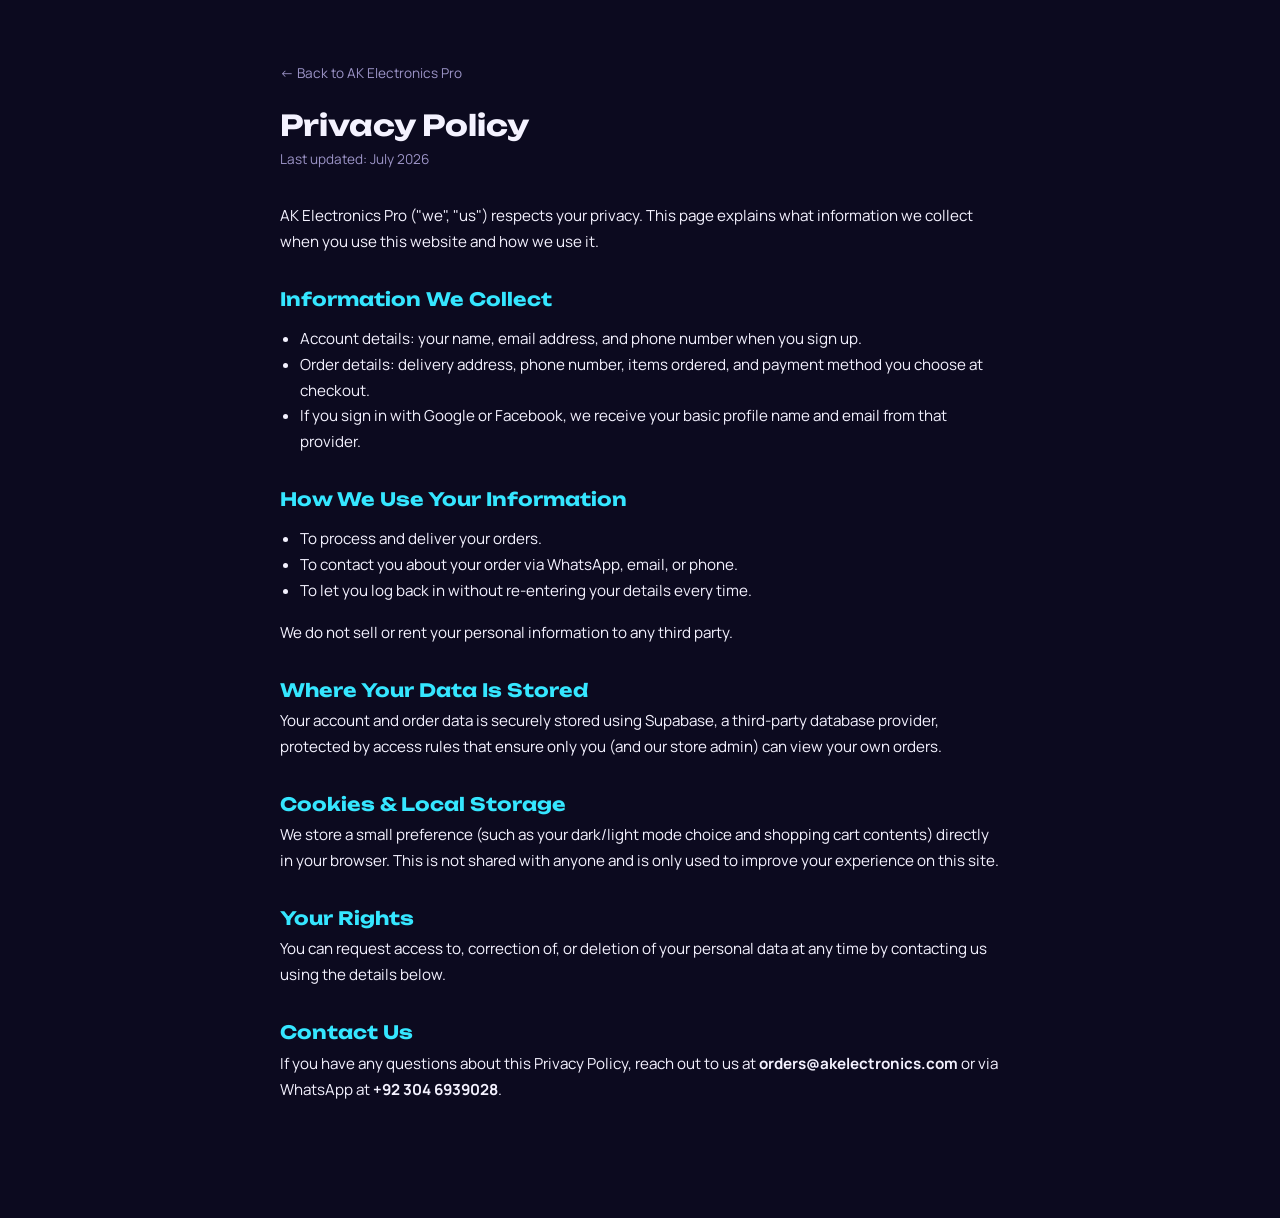
<file: privacy-policy.html>
<!DOCTYPE html>
<html lang="en">
<head>
<meta charset="UTF-8">
<meta name="viewport" content="width=device-width, initial-scale=1.0">
<link rel="icon" type="image/svg+xml" href="logo-badge.svg">
<title>Privacy Policy — AK Electronics Pro</title>
<meta name="robots" content="index, follow">
<link rel="preconnect" href="https://fonts.googleapis.com">
<link href="https://fonts.googleapis.com/css2?family=Unbounded:wght@600;700&family=Manrope:wght@400;500;600;700&family=Space+Mono:wght@400;600&display=swap" rel="stylesheet">
<link rel="stylesheet" href="style.css">
<style>
  .legal-wrap{max-width:760px; margin:0 auto; padding:60px 20px 100px;}
  .legal-wrap h1{font-size:1.8rem; margin-bottom:6px;}
  .legal-wrap .updated{color:var(--muted); font-size:.85rem; margin-bottom:32px;}
  .legal-wrap h2{font-size:1.15rem; margin-top:34px; color:var(--cyan);}
  .legal-wrap p, .legal-wrap li{color:var(--text); line-height:1.7; font-size:.95rem;}
  .legal-wrap ul{padding-left:20px;}
  .back-link{display:inline-block; margin-bottom:24px; color:var(--muted); font-size:.85rem;}
  .back-link:hover{color:var(--cyan);}
</style>
</head>
<body>
<div class="legal-wrap">
  <a href="index.html" class="back-link">← Back to AK Electronics Pro</a>
  <h1>Privacy Policy</h1>
  <p class="updated">Last updated: July 2026</p>

  <p>AK Electronics Pro ("we", "us") respects your privacy. This page explains what information we collect when you use this website and how we use it.</p>

  <h2>Information We Collect</h2>
  <ul>
    <li>Account details: your name, email address, and phone number when you sign up.</li>
    <li>Order details: delivery address, phone number, items ordered, and payment method you choose at checkout.</li>
    <li>If you sign in with Google or Facebook, we receive your basic profile name and email from that provider.</li>
  </ul>

  <h2>How We Use Your Information</h2>
  <ul>
    <li>To process and deliver your orders.</li>
    <li>To contact you about your order via WhatsApp, email, or phone.</li>
    <li>To let you log back in without re-entering your details every time.</li>
  </ul>
  <p>We do not sell or rent your personal information to any third party.</p>

  <h2>Where Your Data Is Stored</h2>
  <p>Your account and order data is securely stored using Supabase, a third-party database provider, protected by access rules that ensure only you (and our store admin) can view your own orders.</p>

  <h2>Cookies &amp; Local Storage</h2>
  <p>We store a small preference (such as your dark/light mode choice and shopping cart contents) directly in your browser. This is not shared with anyone and is only used to improve your experience on this site.</p>

  <h2>Your Rights</h2>
  <p>You can request access to, correction of, or deletion of your personal data at any time by contacting us using the details below.</p>

  <h2>Contact Us</h2>
  <p>If you have any questions about this Privacy Policy, reach out to us at <strong>orders@akelectronics.com</strong> or via WhatsApp at <strong>+92 304 6939028</strong>.</p>
</div>
</body>
</html>
</file>
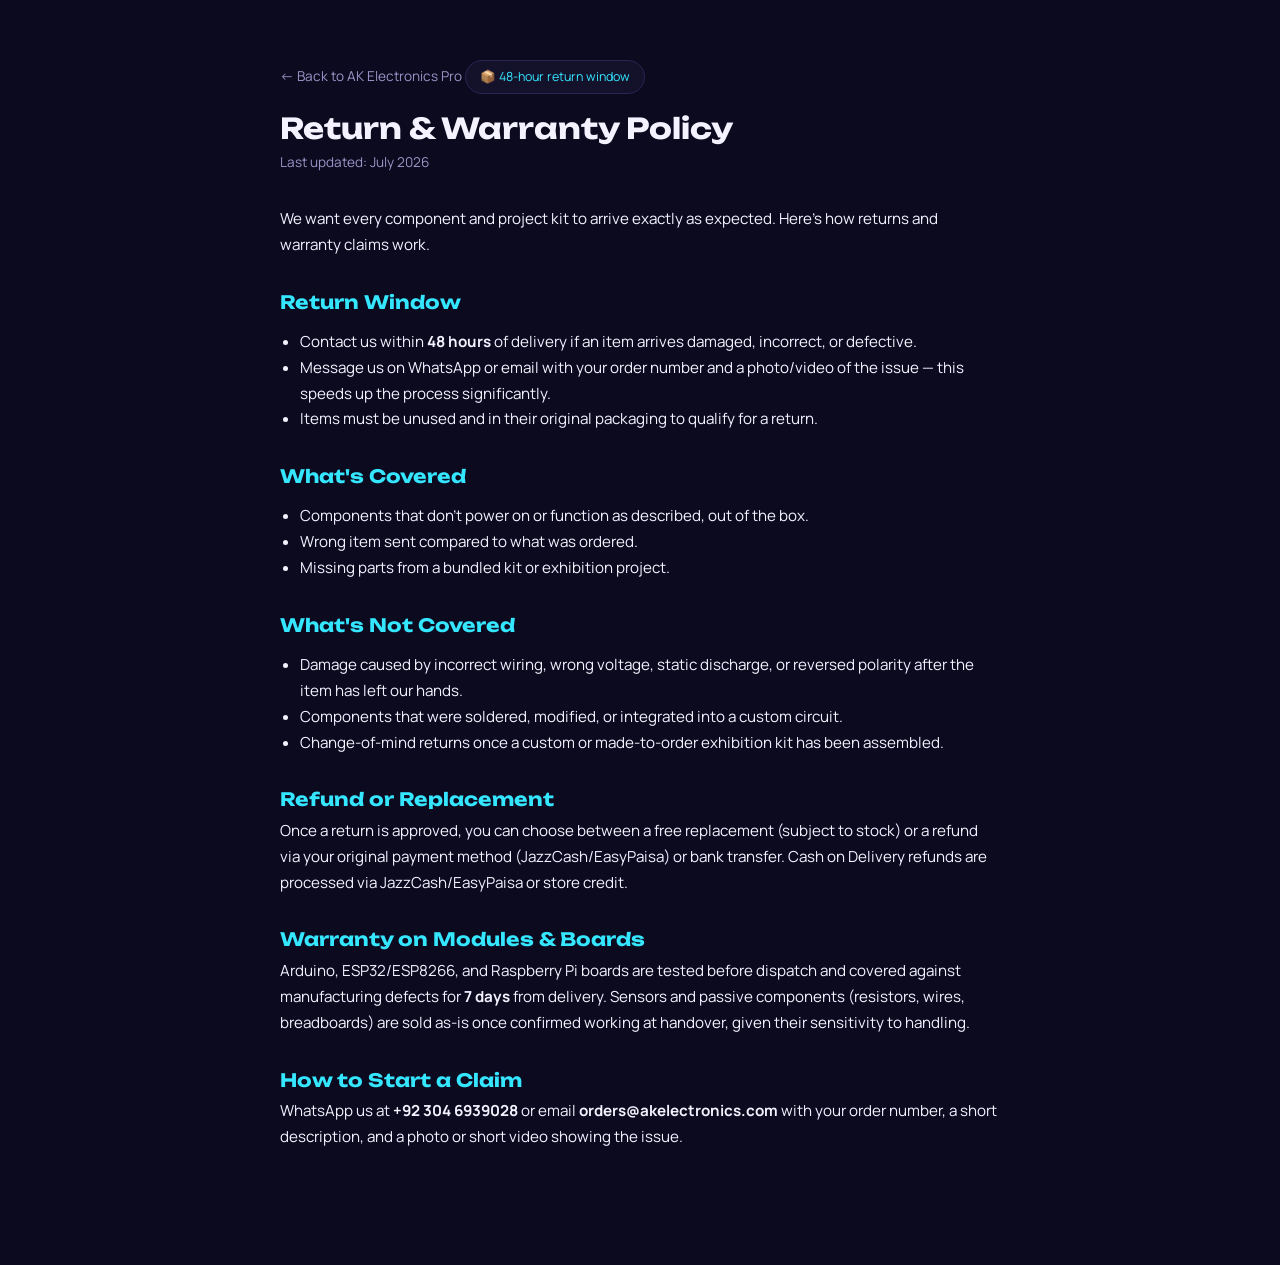
<file: return-policy.html>
<!DOCTYPE html>
<html lang="en">
<head>
<meta charset="UTF-8">
<meta name="viewport" content="width=device-width, initial-scale=1.0">
<link rel="icon" type="image/svg+xml" href="logo-badge.svg">
<title>Return & Warranty Policy — AK Electronics Pro</title>
<meta name="robots" content="index, follow">
<link rel="preconnect" href="https://fonts.googleapis.com">
<link href="https://fonts.googleapis.com/css2?family=Unbounded:wght@600;700&family=Manrope:wght@400;500;600;700&family=Space+Mono:wght@400;600&display=swap" rel="stylesheet">
<link rel="stylesheet" href="style.css">
<style>
  .legal-wrap{max-width:760px; margin:0 auto; padding:60px 20px 100px;}
  .legal-wrap h1{font-size:1.8rem; margin-bottom:6px;}
  .legal-wrap .updated{color:var(--muted); font-size:.85rem; margin-bottom:32px;}
  .legal-wrap h2{font-size:1.15rem; margin-top:34px; color:var(--cyan);}
  .legal-wrap p, .legal-wrap li{color:var(--text); line-height:1.7; font-size:.95rem;}
  .legal-wrap ul{padding-left:20px;}
  .back-link{display:inline-block; margin-bottom:24px; color:var(--muted); font-size:.85rem;}
  .back-link:hover{color:var(--cyan);}
  .policy-badge{display:inline-block; background:var(--panel); border:1px solid var(--line); border-radius:999px; padding:6px 14px; font-size:.78rem; color:var(--cyan); margin-bottom:6px;}
</style>
</head>
<body>
<div class="legal-wrap">
  <a href="index.html" class="back-link">← Back to AK Electronics Pro</a>
  <span class="policy-badge">📦 48-hour return window</span>
  <h1>Return &amp; Warranty Policy</h1>
  <p class="updated">Last updated: July 2026</p>

  <p>We want every component and project kit to arrive exactly as expected. Here's how returns and warranty claims work.</p>

  <h2>Return Window</h2>
  <ul>
    <li>Contact us within <strong>48 hours</strong> of delivery if an item arrives damaged, incorrect, or defective.</li>
    <li>Message us on WhatsApp or email with your order number and a photo/video of the issue — this speeds up the process significantly.</li>
    <li>Items must be unused and in their original packaging to qualify for a return.</li>
  </ul>

  <h2>What's Covered</h2>
  <ul>
    <li>Components that don't power on or function as described, out of the box.</li>
    <li>Wrong item sent compared to what was ordered.</li>
    <li>Missing parts from a bundled kit or exhibition project.</li>
  </ul>

  <h2>What's Not Covered</h2>
  <ul>
    <li>Damage caused by incorrect wiring, wrong voltage, static discharge, or reversed polarity after the item has left our hands.</li>
    <li>Components that were soldered, modified, or integrated into a custom circuit.</li>
    <li>Change-of-mind returns once a custom or made-to-order exhibition kit has been assembled.</li>
  </ul>

  <h2>Refund or Replacement</h2>
  <p>Once a return is approved, you can choose between a free replacement (subject to stock) or a refund via your original payment method (JazzCash/EasyPaisa) or bank transfer. Cash on Delivery refunds are processed via JazzCash/EasyPaisa or store credit.</p>

  <h2>Warranty on Modules &amp; Boards</h2>
  <p>Arduino, ESP32/ESP8266, and Raspberry Pi boards are tested before dispatch and covered against manufacturing defects for <strong>7 days</strong> from delivery. Sensors and passive components (resistors, wires, breadboards) are sold as-is once confirmed working at handover, given their sensitivity to handling.</p>

  <h2>How to Start a Claim</h2>
  <p>WhatsApp us at <strong>+92 304 6939028</strong> or email <strong>orders@akelectronics.com</strong> with your order number, a short description, and a photo or short video showing the issue.</p>
</div>
</body>
</html>
</file>
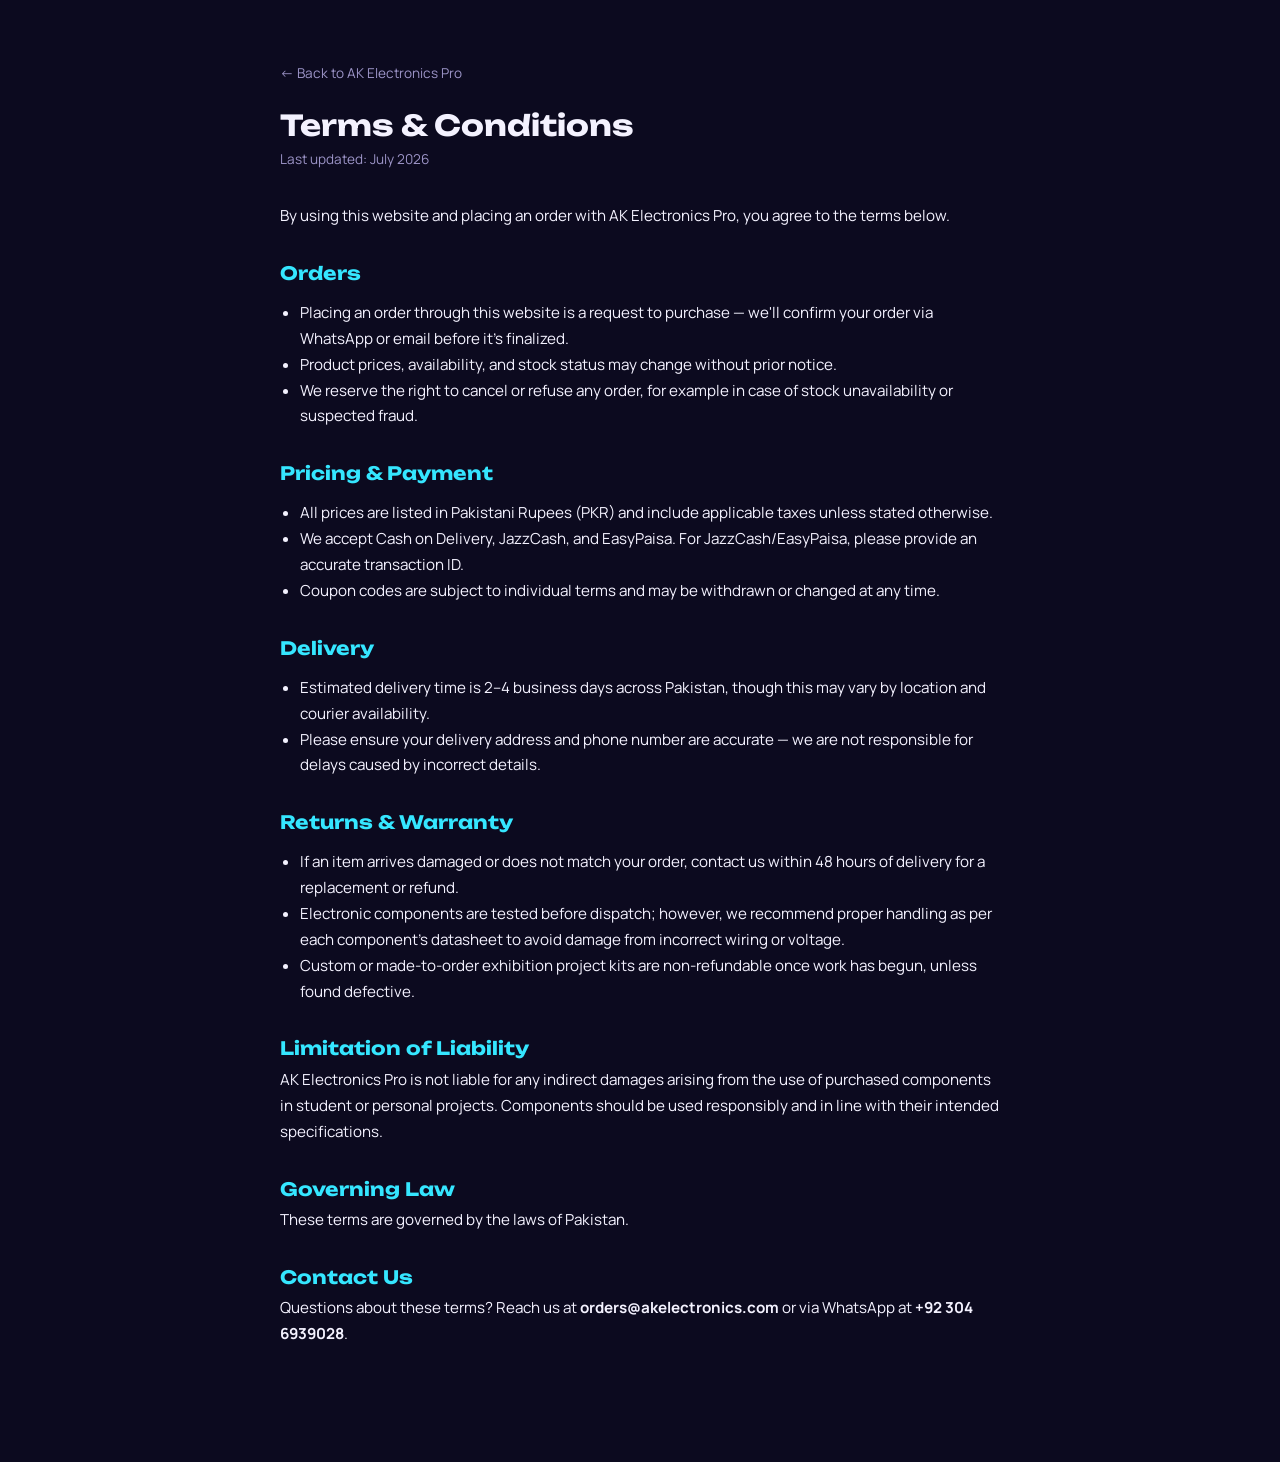
<file: terms.html>
<!DOCTYPE html>
<html lang="en">
<head>
<meta charset="UTF-8">
<meta name="viewport" content="width=device-width, initial-scale=1.0">
<link rel="icon" type="image/svg+xml" href="logo-badge.svg">
<title>Terms & Conditions — AK Electronics Pro</title>
<meta name="robots" content="index, follow">
<link rel="preconnect" href="https://fonts.googleapis.com">
<link href="https://fonts.googleapis.com/css2?family=Unbounded:wght@600;700&family=Manrope:wght@400;500;600;700&family=Space+Mono:wght@400;600&display=swap" rel="stylesheet">
<link rel="stylesheet" href="style.css">
<style>
  .legal-wrap{max-width:760px; margin:0 auto; padding:60px 20px 100px;}
  .legal-wrap h1{font-size:1.8rem; margin-bottom:6px;}
  .legal-wrap .updated{color:var(--muted); font-size:.85rem; margin-bottom:32px;}
  .legal-wrap h2{font-size:1.15rem; margin-top:34px; color:var(--cyan);}
  .legal-wrap p, .legal-wrap li{color:var(--text); line-height:1.7; font-size:.95rem;}
  .legal-wrap ul{padding-left:20px;}
  .back-link{display:inline-block; margin-bottom:24px; color:var(--muted); font-size:.85rem;}
  .back-link:hover{color:var(--cyan);}
</style>
</head>
<body>
<div class="legal-wrap">
  <a href="index.html" class="back-link">← Back to AK Electronics Pro</a>
  <h1>Terms &amp; Conditions</h1>
  <p class="updated">Last updated: July 2026</p>

  <p>By using this website and placing an order with AK Electronics Pro, you agree to the terms below.</p>

  <h2>Orders</h2>
  <ul>
    <li>Placing an order through this website is a request to purchase — we'll confirm your order via WhatsApp or email before it's finalized.</li>
    <li>Product prices, availability, and stock status may change without prior notice.</li>
    <li>We reserve the right to cancel or refuse any order, for example in case of stock unavailability or suspected fraud.</li>
  </ul>

  <h2>Pricing &amp; Payment</h2>
  <ul>
    <li>All prices are listed in Pakistani Rupees (PKR) and include applicable taxes unless stated otherwise.</li>
    <li>We accept Cash on Delivery, JazzCash, and EasyPaisa. For JazzCash/EasyPaisa, please provide an accurate transaction ID.</li>
    <li>Coupon codes are subject to individual terms and may be withdrawn or changed at any time.</li>
  </ul>

  <h2>Delivery</h2>
  <ul>
    <li>Estimated delivery time is 2–4 business days across Pakistan, though this may vary by location and courier availability.</li>
    <li>Please ensure your delivery address and phone number are accurate — we are not responsible for delays caused by incorrect details.</li>
  </ul>

  <h2>Returns &amp; Warranty</h2>
  <ul>
    <li>If an item arrives damaged or does not match your order, contact us within 48 hours of delivery for a replacement or refund.</li>
    <li>Electronic components are tested before dispatch; however, we recommend proper handling as per each component's datasheet to avoid damage from incorrect wiring or voltage.</li>
    <li>Custom or made-to-order exhibition project kits are non-refundable once work has begun, unless found defective.</li>
  </ul>

  <h2>Limitation of Liability</h2>
  <p>AK Electronics Pro is not liable for any indirect damages arising from the use of purchased components in student or personal projects. Components should be used responsibly and in line with their intended specifications.</p>

  <h2>Governing Law</h2>
  <p>These terms are governed by the laws of Pakistan.</p>

  <h2>Contact Us</h2>
  <p>Questions about these terms? Reach us at <strong>orders@akelectronics.com</strong> or via WhatsApp at <strong>+92 304 6939028</strong>.</p>
</div>
</body>
</html>
</file>
<file: style.css>
/* =========================================================
   AK ELECTRONICS — FULL CATALOG STORE
   Theme: "Spotlight Showcase"
   ========================================================= */
:root{
  --bg:      #0c0a1f;
  --panel:   #14112b;
  --card:    #1b1740;
  --line:    #2a2454;

  --violet:  #7c5cff;
  --pink:    #ff4d94;
  --cyan:    #35e6ff;

  --text:    #f4f2ff;
  --muted:   #9c94c7;

  --header-bg-rgb: 12,10,31;

  --display: 'Unbounded', sans-serif;
  --body:    'Manrope', sans-serif;
  --mono:    'Space Mono', monospace;

  --radius: 16px;
  --wrap: 1180px;
}

:root[data-theme="light"]{
  --bg:      #f3f5f8;
  --panel:   #ffffff;
  --card:    #ffffff;
  --line:    #dde2ea;

  --text:    #10141c;
  --muted:   #5a6273;

  --header-bg-rgb: 255,255,255;
}

body, .thumb, .product-card, .project-card{ transition: background-color .25s, color .25s, border-color .25s; }

*{box-sizing:border-box;}

/* ACCESSIBILITY: skip link + visible focus states */
.skip-link{
  position:absolute; top:-50px; left:10px; z-index:200;
  background:var(--violet); color:#fff; padding:10px 18px; border-radius:8px;
  font-size:.85rem; font-weight:700; text-decoration:none; transition:top .15s;
}
.skip-link:focus{top:10px;}
a:focus-visible, button:focus-visible, input:focus-visible, select:focus-visible, textarea:focus-visible, [tabindex]:focus-visible{
  outline:3px solid var(--cyan); outline-offset:2px; border-radius:4px;
}
html{scroll-behavior:smooth; -webkit-text-size-adjust:100%;}
body{
  margin:0; background:var(--bg); color:var(--text);
  font-family:var(--body); line-height:1.6;
  -webkit-font-smoothing:antialiased; position:relative; overflow-x:hidden;
  touch-action:manipulation;
  -webkit-user-select:none; -moz-user-select:none; user-select:none;
}
input, textarea, select{
  -webkit-user-select:text; -moz-user-select:text; user-select:text;
}
h1,h2,h3{font-family:var(--display); margin:0 0 .4em; line-height:1.15;}
p{margin:0 0 1em;}
a{color:inherit; text-decoration:none;}
img{max-width:100%; display:block;}
button, a{ -webkit-tap-highlight-color:transparent; }
.wrap{max-width:var(--wrap); margin:0 auto; padding:0 24px; position:relative; z-index:1;}
::selection{background:var(--pink); color:#0c0a1f;}
:focus-visible{outline:2px solid var(--cyan); outline-offset:3px;}

@media (prefers-reduced-motion: reduce){
  *{animation-duration:.001ms !important; transition-duration:.001ms !important;}
}

.blob{position:fixed; border-radius:50%; filter:blur(90px); opacity:.32; z-index:0; pointer-events:none; animation:drift 14s ease-in-out infinite alternate;}
.blob-a{width:420px; height:420px; background:var(--violet); top:-120px; left:-100px;}
.blob-b{width:380px; height:380px; background:var(--pink); bottom:-140px; right:-100px; animation-delay:3s;}
@keyframes drift{ to{ transform:translate(40px,30px) scale(1.1); } }

/* reveal-on-scroll */
.reveal{opacity:0; transform:translateY(16px); transition:opacity .5s ease, transform .5s ease;}
.reveal.in{opacity:1; transform:translateY(0);}

/* =========================================================
   HEADER
   ========================================================= */
.site-header{position:sticky; top:0; z-index:50; background:rgba(var(--header-bg-rgb),.82); backdrop-filter:blur(12px); border-bottom:1px solid var(--line);}

/* ADS BANNER */
.ads-banner{position:relative; width:100%; aspect-ratio:16/5; max-height:220px; overflow:hidden; background:var(--panel);}
@media (max-width:600px){ .ads-banner{aspect-ratio:4/3; max-height:280px;} }
.ads-banner-track{display:flex; width:100%; height:100%; transition:transform .5s ease;}
.ads-banner-track .ads-slide{flex:0 0 100%; width:100%; height:100%; display:block; background:#000; position:relative;}
.ads-banner-track .ads-slide img, .ads-banner-track .ads-slide video{width:100%; height:100%; object-fit:contain; display:block;}
.ads-unmute-btn{
  position:absolute; bottom:10px; left:10px; z-index:2;
  background:rgba(12,10,31,.65); backdrop-filter:blur(4px); color:#fff; border:1px solid rgba(255,255,255,.25);
  padding:6px 12px; border-radius:999px; font-size:.78rem; cursor:pointer;
}
.ads-banner-close{
  position:absolute; top:8px; right:8px; z-index:2;
  width:30px; height:30px; border-radius:50%; border:none; cursor:pointer;
  background:rgba(12,10,31,.6); color:#fff; font-size:.85rem; backdrop-filter:blur(4px);
}

/* MID-PAGE PICTURE ADS — scrolls with the page, sits inside the content flow */
.ads-banner-mid{max-width:var(--wrap, 1180px); margin:0 auto 50px; border-radius:16px; aspect-ratio:16/4;}
@media (max-width:600px){ .ads-banner-mid{aspect-ratio:16/9; margin-bottom:36px;} }

/* STARTER KITS SECTION */
.starter-kits{padding:70px 0;}
.starter-kits-layout{display:grid; grid-template-columns:1fr 260px; gap:24px; align-items:start;}
@media (max-width:900px){ .starter-kits-layout{grid-template-columns:1fr;} }
.ads-banner-kit{aspect-ratio:1/1.4; border-radius:14px; max-height:420px;}
@media (max-width:900px){ .ads-banner-kit{aspect-ratio:16/6; max-height:220px;} }

/* SPLASH VIDEO AD — plays once on page load */
.splash-ad-overlay{
  position:fixed; inset:0; z-index:500; background:#000;
  display:flex; align-items:center; justify-content:center;
}
.splash-ad-overlay video{width:100%; height:100%; object-fit:contain;}
.splash-ad-close{
  position:absolute; top:18px; right:18px; z-index:2;
  width:38px; height:38px; border-radius:50%; border:1px solid rgba(255,255,255,.35);
  background:rgba(0,0,0,.5); color:#fff; font-size:1rem; cursor:pointer; backdrop-filter:blur(4px);
}

.header-inner{display:flex; align-items:center; gap:18px; padding:14px 24px;}
.brand{display:flex; align-items:center; gap:10px;}
.brand-mark{
  width:38px; height:38px; border-radius:10px; flex:0 0 auto;
  display:block; object-fit:contain;
}
.brand-name{font-family:var(--display); font-weight:700; font-size:.95rem; letter-spacing:.4px; color:var(--text);}

.main-nav{display:flex; gap:20px; margin-left:auto; font-size:.88rem;}
.main-nav a{color:var(--muted); transition:color .15s;}
.main-nav a:hover{color:var(--text);}

.header-actions{display:flex; align-items:center; gap:10px;}
.login-btn{
  background:transparent; border:1px solid var(--line); color:var(--text);
  padding:9px 14px; border-radius:999px; font-size:.82rem; font-family:var(--body); font-weight:600;
  cursor:pointer; transition:.15s; white-space:nowrap;
}
a.login-btn{display:inline-block; text-decoration:none;}
.login-btn:hover{border-color:var(--cyan); color:var(--cyan);}
.nav-cta{
  background:linear-gradient(135deg,var(--pink),var(--violet)); color:#fff;
  padding:10px 18px; border-radius:999px; font-weight:600; font-size:.82rem; white-space:nowrap;
  transition:transform .15s, box-shadow .15s;
}
.nav-cta:hover{transform:translateY(-1px); box-shadow:0 8px 20px rgba(124,92,255,.4);}
.menu-toggle{display:none; background:none; border:none; color:var(--text); font-size:1.3rem; cursor:pointer; padding:4px 8px;}

/* =========================================================
   HERO
   ========================================================= */
.hero{padding:64px 0 0; position:relative;}

/* SEARCH BAR */
.search-section{padding:22px 0 0; position:relative; z-index:20;}
.search-box{
  display:flex; align-items:center; gap:10px; max-width:560px; margin:0 auto;
  background:var(--panel); border:1px solid var(--line); border-radius:999px;
  padding:12px 18px; color:var(--muted); transition:.2s;
}
.search-box:focus-within{border-color:var(--cyan); box-shadow:0 0 0 3px rgba(53,230,255,.15);}
.search-box input{flex:1; background:none; border:none; color:var(--text); font-family:var(--body); font-size:.92rem;}
.search-box input:focus{outline:none;}
.search-clear{background:none; border:none; color:var(--muted); cursor:pointer; font-size:.85rem; padding:2px 4px;}
.search-clear:hover{color:var(--pink);}

.search-dropdown{
  max-width:560px; margin:8px auto 0; background:var(--panel); border:1px solid var(--line);
  border-radius:14px; overflow:hidden; box-shadow:0 16px 40px rgba(0,0,0,.3);
  max-height:360px; overflow-y:auto;
}
.search-result{
  display:flex; align-items:center; gap:12px; padding:10px 16px; cursor:pointer; transition:.15s;
  border-bottom:1px solid var(--line);
}
.search-result:last-child{border-bottom:none;}
.search-result:hover{background:var(--card);}
.search-result img{width:42px; height:42px; border-radius:8px; object-fit:cover; flex:0 0 auto; background:var(--card);}
.search-result-info{flex:1; min-width:0;}
.search-result-info .sr-name{font-size:.86rem; font-weight:600; white-space:nowrap; overflow:hidden; text-overflow:ellipsis;}
.search-result-info .sr-cat{font-size:.72rem; color:var(--muted);}
.search-result .sr-price{font-family:var(--mono); font-size:.78rem; color:var(--cyan); flex:0 0 auto;}
.search-empty{padding:16px; text-align:center; color:var(--muted); font-size:.85rem;}
@media (max-width:600px){
  .search-box{margin:0 16px;}
  .search-dropdown{margin:8px 16px 0;}
}
.hero-inner{max-width:760px; margin:0 auto; text-align:center; padding:0 24px;}
.eyebrow{font-family:var(--mono); font-size:.74rem; color:var(--cyan); text-transform:uppercase; letter-spacing:.4px; margin-bottom:16px;}
.hero h1{font-size:clamp(2rem,5vw,3.4rem); font-weight:700;}
.glow-text{
  background:linear-gradient(135deg,var(--cyan),var(--violet),var(--pink));
  -webkit-background-clip:text; background-clip:text; color:transparent;
}
.hero-sub{color:var(--muted); font-size:1.02rem; max-width:54ch; margin:0 auto 28px;}
.hero-actions{display:flex; gap:14px; flex-wrap:wrap; margin-bottom:20px;}
.hero-inner .hero-actions{justify-content:center; margin-bottom:50px;}

.btn{
  display:inline-flex; align-items:center; justify-content:center; gap:8px;
  padding:14px 24px; border-radius:12px; font-weight:700; font-size:.9rem;
  transition:transform .15s, box-shadow .15s; cursor:pointer; border:none;
}
.btn.full{width:100%;}
.btn-primary{background:linear-gradient(135deg,var(--cyan),var(--violet)); color:#0c0a1f;}
.btn-primary:hover{transform:translateY(-2px); box-shadow:0 10px 26px rgba(53,230,255,.3);}
.btn-ghost{border:1px solid var(--line); color:var(--text); background:transparent;}
.btn-ghost:hover{border-color:var(--pink); color:var(--pink);}

/* marquee */
.marquee{border-top:1px solid var(--line); border-bottom:1px solid var(--line); overflow:hidden; background:var(--panel);}
.marquee-track{display:flex; gap:14px; white-space:nowrap; padding:14px 0; animation:scroll 30s linear infinite; width:max-content;}
.marquee-track span{font-family:var(--mono); font-size:.78rem; color:var(--muted); letter-spacing:.5px;}
.marquee-track span:nth-child(odd){color:var(--cyan);}
@keyframes scroll{ from{transform:translateX(0);} to{transform:translateX(-50%);} }

/* BANNER SLIDER */
.banner-slider{padding:28px 0; position:relative;}
.banner-slider .wrap{position:relative;}
.banner-track{display:flex; overflow:hidden; border-radius:var(--radius);}
.banner-slide{
  flex:0 0 100%; min-height:150px; display:flex; align-items:center; padding:28px 34px;
  transition:transform .5s ease;
}
.banner-slide-1{background:linear-gradient(120deg, #2a2454, #7c5cff 70%);}
.banner-slide-2{background:linear-gradient(120deg, #1b1740, #35e6ff 130%);}
.banner-slide-3{background:linear-gradient(120deg, #40163a, #ff4d94 130%);}
.banner-text{color:#fff;}
.banner-tag{font-family:var(--mono); font-size:.72rem; background:rgba(255,255,255,.18); padding:4px 10px; border-radius:999px; display:inline-block; margin-bottom:8px;}
.banner-text h3{font-family:var(--display); font-size:1.3rem; margin:0 0 4px;}
.banner-text p{margin:0; opacity:.9; font-size:.9rem;}
.banner-nav{
  position:absolute; top:50%; transform:translateY(-50%); z-index:2;
  background:rgba(12,10,31,.5); color:#fff; border:1px solid rgba(255,255,255,.3);
  width:34px; height:34px; border-radius:50%; font-size:1.3rem; cursor:pointer; transition:.15s;
}
.banner-nav:hover{background:rgba(12,10,31,.8);}
.banner-prev{left:10px;}
.banner-next{right:10px;}
.banner-dots{display:flex; justify-content:center; gap:8px; margin-top:12px;}
.banner-dot{width:9px; height:9px; border-radius:50%; background:var(--muted); opacity:.5; border:none; cursor:pointer; padding:0; transition:.2s;}
.banner-dot:hover{opacity:.8;}
.banner-dot.active{background:var(--cyan); width:22px; border-radius:4px;}
@media (max-width:680px){
  .banner-text h3{font-size:1.05rem;}
  .banner-slide{padding:22px 24px; min-height:130px;}
}

/* =========================================================
   SECTION TITLES
   ========================================================= */
.section-title{font-size:clamp(1.4rem,2.6vw,2.1rem); font-weight:700;}
.section-title.light{color:var(--text);}
.section-sub{color:var(--muted); max-width:56ch;}
.load-status{font-family:var(--mono); font-size:.75rem; color:var(--muted); margin-top:18px;}

/* CUSTOM INQUIRY BOX — premium redesign */
.custom-inquiry-box{
  margin-top:48px; padding:2px; border-radius:20px; max-width:640px;
  background:linear-gradient(135deg, var(--violet), var(--cyan), var(--pink));
  background-size:200% 200%;
  animation:inquiryGradient 8s ease infinite;
}
@keyframes inquiryGradient{
  0%{background-position:0% 50%;} 50%{background-position:100% 50%;} 100%{background-position:0% 50%;}
}
.custom-inquiry-box-inner{
  background:var(--panel); border-radius:18px; padding:30px 28px;
  display:flex; flex-direction:column; gap:4px; position:relative; overflow:hidden;
}
.custom-inquiry-box-inner::before{
  content:"✨"; position:absolute; top:-10px; right:-10px; font-size:5rem; opacity:.06; transform:rotate(-15deg);
}
.custom-inquiry-icon{font-size:1.8rem; margin-bottom:8px;}
.custom-inquiry-box h3{font-family:var(--display); font-size:1.15rem; margin:0 0 6px;}
.custom-inquiry-box p{color:var(--muted); font-size:.85rem; margin:0 0 18px; max-width:440px;}
.custom-inquiry-form{display:flex; flex-direction:column; gap:12px; position:relative;}
.custom-inquiry-form input, .custom-inquiry-form textarea{
  background:var(--bg); border:1px solid var(--line); border-radius:10px; color:var(--text);
  padding:12px 14px; font-family:inherit; font-size:.9rem; resize:vertical; transition:.15s;
}
.custom-inquiry-form input:focus, .custom-inquiry-form textarea:focus{
  outline:none; border-color:var(--cyan); box-shadow:0 0 0 3px rgba(77,227,255,.15);
}
.custom-inquiry-form button{
  align-self:flex-start; background:linear-gradient(120deg, var(--violet), var(--pink));
  border:none; font-weight:700; padding:11px 22px;
}

/* =========================================================
   CATEGORIES
   ========================================================= */
.categories{padding:60px 0 16px;}
.cat-grid{display:grid; grid-template-columns:repeat(4,1fr); gap:14px; margin-top:24px;}
.cat-card{
  background:var(--card); border:1px solid var(--line); border-radius:var(--radius);
  padding:18px; cursor:pointer; transition:transform .15s, border-color .15s;
  position:relative; overflow:hidden;
}
.cat-card::before{content:""; position:absolute; inset:0; opacity:0; transition:opacity .2s; background:radial-gradient(120px 80px at 20% 0%, rgba(124,92,255,.35), transparent 70%);}
.cat-card:hover{transform:translateY(-4px); border-color:var(--violet);}
.cat-card:hover::before{opacity:1;}
.cat-card .cat-icon{font-size:1.5rem; display:block; margin-bottom:8px;}
.cat-card h3{font-size:.95rem; margin-bottom:2px; position:relative;}
.cat-card p{color:var(--muted); font-size:.78rem; margin:0; position:relative;}

/* =========================================================
   PRODUCTS
   ========================================================= */
.shop{padding:44px 0 76px;}
.filter-row{display:flex; flex-wrap:wrap; gap:9px; margin:24px 0 28px; -webkit-overflow-scrolling:touch;}
.filter-btn{
  font-family:var(--mono); font-size:.74rem; padding:8px 15px;
  border-radius:999px; border:1px solid var(--line); color:var(--muted);
  background:transparent; cursor:pointer; transition:.15s; white-space:nowrap;
}
.filter-btn:hover{color:var(--text); border-color:var(--cyan);}
.filter-btn.active{background:linear-gradient(135deg,var(--cyan),var(--violet)); border-color:transparent; color:#0c0a1f; font-weight:700;}

.product-grid{display:grid; grid-template-columns:repeat(3,1fr); gap:18px;}

.skeleton-card{
  height:280px; border-radius:var(--radius); border:1px solid var(--line);
  background:linear-gradient(90deg, var(--panel) 25%, var(--card) 50%, var(--panel) 75%);
  background-size:200% 100%; animation:shimmer 1.4s ease-in-out infinite;
}
@keyframes shimmer{ 0%{background-position:200% 0;} 100%{background-position:-200% 0;} }

@keyframes confetti-fall{
  0%{ transform:translateY(0) rotate(0deg); opacity:1; }
  100%{ transform:translateY(100vh) rotate(540deg); opacity:0; }
}

/* PRINT RECEIPT */
.print-only{display:none;}
@media print{
  body *{visibility:hidden;}
  #printReceiptArea, #printReceiptArea *{visibility:visible;}
  #printReceiptArea{
    display:block; position:absolute; top:0; left:0; width:100%;
    color:#000; padding:20px; font-family:Arial, sans-serif;
  }
  #printReceiptArea hr{border:none; border-top:1px solid #999; margin:12px 0;}
  #printReceiptArea h2{margin:0 0 4px;}
}
.product-card{
  background:var(--card); border:1px solid var(--line); border-radius:var(--radius);
  overflow:hidden; transition:transform .2s, border-color .2s; display:flex; flex-direction:column;
}
.product-card:hover{transform:translateY(-4px); border-color:var(--violet);}

/* image thumb with graceful fallback to an icon */
.thumb{position:relative; height:150px; background:radial-gradient(circle at 50% -20%, rgba(124,92,255,.5), transparent 65%), var(--panel); overflow:hidden; cursor:pointer;}
.thumb-icon{position:absolute; inset:0; display:flex; align-items:center; justify-content:center; font-size:2.2rem;}
.thumb img{position:absolute; inset:0; width:100%; height:100%; object-fit:contain; padding:10px;}
.wishlist-heart{
  position:absolute; top:8px; right:8px; z-index:2;
  background:rgba(12,10,31,.5); backdrop-filter:blur(4px); border:1px solid rgba(255,255,255,.25); color:#fff;
  width:32px; height:32px; border-radius:50%; cursor:pointer; padding:0;
  display:flex; align-items:center; justify-content:center; transition:.2s;
}
.wishlist-heart svg{transition:.2s;}
.wishlist-heart:hover{transform:scale(1.12); border-color:var(--pink);}
.wishlist-heart.active{color:var(--pink); border-color:var(--pink); background:rgba(255,77,148,.2);}
.wishlist-heart.active svg{fill:var(--pink);}

/* PRODUCT COMPARISON */
.compare-check{
  position:absolute; bottom:8px; left:8px; z-index:2;
  background:rgba(12,10,31,.6); backdrop-filter:blur(4px); border:1px solid rgba(255,255,255,.2);
  color:#fff; font-size:.65rem; padding:4px 8px; border-radius:999px; cursor:pointer;
  display:flex; align-items:center; gap:4px; user-select:none;
}
.compare-check input{width:auto; margin:0; accent-color:var(--violet);}
.compare-bar{
  position:fixed; left:50%; bottom:20px; transform:translateX(-50%); z-index:70;
  background:var(--panel); border:1px solid var(--line); border-radius:999px;
  padding:10px 10px 10px 20px; display:flex; align-items:center; gap:16px;
  box-shadow:0 12px 30px rgba(0,0,0,.4); font-size:.85rem;
}
.compare-modal-box{max-width:760px;}
#compareTable th, #compareTable td{border:1px solid var(--line); padding:10px 12px; text-align:left; font-size:.85rem; vertical-align:top;}
#compareTable th{background:var(--panel); color:var(--muted); font-family:var(--mono); font-size:.7rem; text-transform:uppercase;}
#compareTable img{width:60px; height:60px; object-fit:cover; border-radius:8px;}
@media (max-width:600px){
  .compare-bar{width:calc(100% - 32px); left:16px; transform:none; flex-direction:column; align-items:stretch; gap:8px;}
}

.product-body{padding:16px; display:flex; flex-direction:column; gap:7px; flex:1;}
.product-cat{font-family:var(--mono); font-size:.64rem; color:var(--cyan); text-transform:uppercase; letter-spacing:.4px;}
.product-body h3{font-size:.98rem; margin:0;}
.card-rating{font-family:var(--mono); font-size:.7rem; color:#ffb443; margin-left:6px; white-space:nowrap;}
.card-rating-count{color:var(--muted);}
.product-spec{color:var(--muted); font-size:.82rem; margin:0;}
.product-footer{margin-top:auto; display:flex; align-items:center; justify-content:space-between; border-top:1px dashed var(--line); padding-top:11px; gap:8px;}
.price{
  font-family:var(--mono); font-weight:700; font-size:.88rem; color:#0c0a1f;
  background:linear-gradient(135deg,var(--cyan),var(--violet));
  padding:5px 11px; border-radius:999px; white-space:nowrap;
}
.order-actions{display:flex; gap:6px;}
.order-btn{
  font-size:.72rem; font-weight:700; padding:7px 12px; border-radius:8px;
  background:var(--pink); color:#fff; transition:transform .15s; display:inline-flex; align-items:center; gap:4px;
}
.order-btn.email-btn{background:transparent; border:1px solid var(--line); color:var(--muted);}
.order-btn:hover{transform:translateY(-1px);}
.order-btn.email-btn:hover{border-color:var(--cyan); color:var(--cyan);}
.stock-tag{font-family:var(--mono); font-size:.64rem; color:var(--muted);}
.stock-tag.low{color:var(--pink);}

/* =========================================================
   EXHIBITION PROJECTS
   ========================================================= */
.exhibition{background:var(--panel); border-top:1px solid var(--line); border-bottom:1px solid var(--line); padding:64px 0;}
.project-grid{display:grid; grid-template-columns:repeat(3,1fr); gap:18px; margin-top:28px;}
.project-card{background:var(--bg); border:1px solid var(--line); border-radius:var(--radius); overflow:hidden; display:flex; flex-direction:column; transition:transform .2s, border-color .2s;}
.project-card:hover{transform:translateY(-4px); border-color:var(--pink);}
.project-thumb{height:150px; position:relative; background:radial-gradient(circle at 50% -20%, rgba(255,77,148,.4), transparent 65%), var(--card);}
.project-thumb .thumb-icon{font-size:1rem; font-family:var(--mono); color:var(--cyan); text-align:center; padding:0 16px;}
.project-card .thumb{background:radial-gradient(circle at 50% -20%, rgba(255,77,148,.4), transparent 65%), var(--card);}
.project-body{padding:16px; display:flex; flex-direction:column; gap:7px; flex:1;}
.project-body h3{font-size:.98rem;}
.project-body p{color:var(--muted); font-size:.82rem; margin:0;}
.project-footer{display:flex; align-items:center; justify-content:space-between; margin-top:auto; padding-top:10px; gap:8px;}

/* =========================================================
   DEALS
   ========================================================= */
.deals{padding:64px 0;}

/* ACTIVE OFFERS */
.offers-section{padding:50px 0 0;}
.offers-grid{display:grid; grid-template-columns:repeat(auto-fit, minmax(240px,1fr)); gap:16px; margin-top:20px;}
.offer-card{
  background:linear-gradient(120deg, var(--card), var(--panel)); border:1px dashed var(--violet);
  border-radius:14px; padding:20px; display:flex; flex-direction:column; gap:10px; position:relative;
}
.offer-percent{font-family:var(--display); font-size:1.6rem; font-weight:800; color:var(--cyan);}
.offer-code-row{display:flex; align-items:center; gap:10px;}
.offer-code{font-family:var(--mono); background:var(--bg); border:1px solid var(--line); border-radius:8px; padding:8px 12px; font-size:.9rem; letter-spacing:1px; flex:1;}
.offer-copy-btn{background:var(--violet); color:#fff; border:none; padding:8px 14px; border-radius:8px; font-size:.78rem; font-weight:600; cursor:pointer;}
.offer-copy-btn.copied{background:#4dff8f; color:#0c0a1f;}
.offer-expiry{font-size:.72rem; color:var(--muted);}
.deal-grid{display:grid; grid-template-columns:repeat(3,1fr); gap:16px; margin-top:26px;}
.deal-card{background:var(--card); border:1px solid var(--violet); border-radius:var(--radius); padding:18px; position:relative;}
.deal-tag{position:absolute; top:-10px; right:14px; background:var(--pink); color:#fff; font-family:var(--mono); font-size:.64rem; padding:4px 9px; border-radius:999px;}
.deal-card h3{font-size:.96rem; margin-bottom:4px;}
.deal-old{text-decoration:line-through; color:var(--muted); font-family:var(--mono); font-size:.78rem; margin-right:8px;}
.deal-new{font-family:var(--mono); font-weight:700; color:var(--cyan);}
.deal-footer{display:flex; align-items:center; justify-content:space-between; margin-top:14px; gap:8px;}

/* =========================================================
   REVIEWS
   ========================================================= */
.reviews{background:var(--panel); border-top:1px solid var(--line); border-bottom:1px solid var(--line); padding:64px 0;}
.review-grid{display:grid; grid-template-columns:repeat(3,1fr); gap:16px; margin-top:26px;}
.review-card{background:var(--card); border:1px solid var(--line); border-radius:var(--radius); padding:20px;}
.stars{color:var(--cyan); letter-spacing:2px; margin-bottom:8px; font-size:.9rem;}
.review-card p{color:var(--text); font-size:.88rem; margin-bottom:10px;}
.review-name{font-family:var(--mono); font-size:.74rem; color:var(--muted);}

/* =========================================================
   LOCATION
   ========================================================= */
.location{padding:70px 0;}

/* WEBSITE BUILDING SERVICE */
.website-service{padding:70px 0; background:linear-gradient(180deg, transparent, rgba(124,92,255,.06), transparent);}
.website-service-inner{display:flex; gap:40px; align-items:flex-start; flex-wrap:wrap; justify-content:space-between;}
.location-inner{display:grid; grid-template-columns:1fr 1fr; gap:36px; align-items:stretch;}
.location-facts{display:grid; gap:12px; margin:22px 0 26px;}
.location-facts dt{font-family:var(--mono); font-size:.68rem; color:var(--cyan); text-transform:uppercase;}
.location-facts dd{margin:2px 0 0; font-size:.92rem; word-break:break-word;}
.location-map{min-height:260px; border-radius:var(--radius); overflow:hidden; border:1px solid var(--line);}

/* ABOUT SECTION */
.about-section{padding:60px 0;}
.about-inner{display:grid; grid-template-columns:220px 1fr; gap:40px; align-items:center;}
.about-badge{width:100%; max-width:220px; justify-self:center;}
.about-copy .section-sub{max-width:none;}

/* FAQ SECTION */
.faq-section{padding:60px 0;}
.faq-list{max-width:760px; margin:26px auto 0; display:flex; flex-direction:column; gap:10px;}
.faq-item{border:1px solid var(--line); border-radius:12px; overflow:hidden; background:var(--panel);}
.faq-q{
  width:100%; text-align:left; background:none; border:none; color:var(--text);
  padding:16px 18px; font-family:var(--body); font-weight:600; font-size:.92rem;
  display:flex; justify-content:space-between; align-items:center; cursor:pointer;
}
.faq-icon{color:var(--cyan); font-size:1.1rem; transition:transform .2s; flex:0 0 auto;}
.faq-item.open .faq-icon{transform:rotate(45deg);}
.faq-a{max-height:0; overflow:hidden; transition:max-height .25s ease;}
.faq-a p{padding:0 18px 16px; margin:0; color:var(--muted); font-size:.88rem; line-height:1.6;}
.faq-a a{color:var(--cyan);}

/* CONTACT SECTION */
.contact-section{padding:60px 0;}
.contact-inner{display:grid; grid-template-columns:1fr 1fr; gap:40px; align-items:start;}
.contact-form{display:flex; flex-direction:column; gap:12px;}
.contact-form input, .contact-form textarea{
  background:var(--panel); border:1px solid var(--line); border-radius:10px;
  padding:12px 14px; color:var(--text); font-family:var(--body); font-size:.92rem; resize:vertical;
}
.contact-form input:focus, .contact-form textarea:focus{outline:none; border-color:var(--cyan);}

/* NEWSLETTER */
.newsletter-inner{display:flex; justify-content:space-between; align-items:center; gap:24px; padding:30px 0; border-bottom:1px solid var(--line); flex-wrap:wrap;}
.newsletter-inner h3{font-family:var(--display); font-size:1.05rem; margin:0 0 4px;}
.newsletter-inner p{margin:0; color:var(--muted); font-size:.82rem;}
.newsletter-form{display:flex; gap:8px; flex-wrap:wrap;}
.newsletter-form input{background:var(--card); border:1px solid var(--line); border-radius:8px; padding:11px 14px; color:var(--text); min-width:220px;}

@media (max-width:780px){
  .about-inner, .contact-inner{grid-template-columns:1fr; text-align:center;}
  .about-badge{max-width:170px;}
  .newsletter-inner{flex-direction:column; text-align:center;}
  .newsletter-form{width:100%;}
  .newsletter-form input{flex:1; min-width:0;}
}

/* =========================================================
   FOOTER + FLOATING BUTTONS
   ========================================================= */
.site-footer{border-top:1px solid var(--line); padding:22px 0 90px; color:var(--muted); font-size:.8rem;}
.footer-inner{display:flex; justify-content:space-between; flex-wrap:wrap; gap:8px;}
.footer-links a{color:var(--muted); text-decoration:underline;}
.footer-links a:hover{color:var(--cyan);}

.float-stack{position:fixed; bottom:20px; right:20px; z-index:60; display:flex; flex-direction:column; gap:12px; align-items:center;}
.float-btn{
  width:52px; height:52px; border-radius:50%; display:flex; align-items:center; justify-content:center;
  box-shadow:0 8px 24px rgba(0,0,0,.4); transition:transform .15s;
}
.float-btn:hover{transform:scale(1.07);}
.float-whatsapp{background:#25D366; color:#0c0a1f;}
.float-email{background:var(--card); color:var(--cyan); border:1px solid var(--line);}

.scroll-top-btn{
  position:fixed; bottom:20px; left:20px; z-index:60;
  width:44px; height:44px; border-radius:50%; display:flex; align-items:center; justify-content:center;
  background:var(--panel); color:var(--text); border:1px solid var(--line);
  box-shadow:0 8px 20px rgba(0,0,0,.35); cursor:pointer; transition:.2s;
  opacity:0; visibility:hidden; transform:translateY(10px);
}
.scroll-top-btn.visible{opacity:1; visibility:visible; transform:translateY(0);}

.scroll-top-btn:hover{border-color:var(--cyan); transform:translateY(-2px);}
@media (max-width:680px){ .scroll-top-btn{bottom:16px; left:16px; width:40px; height:40px;} }

/* =========================================================
   LOGIN MODAL
   ========================================================= */
.modal-overlay{position:fixed; inset:0; background:rgba(12,10,31,.75); backdrop-filter:blur(4px); display:none; align-items:center; justify-content:center; z-index:100; padding:20px;}
.modal-overlay.open{display:flex;}
.modal-box{background:var(--card); border:1px solid var(--line); border-radius:var(--radius); padding:26px; width:100%; max-width:380px; position:relative; max-height:90vh; overflow-y:auto;}
.modal-close{position:absolute; top:14px; right:14px; background:none; border:none; color:var(--muted); font-size:1.1rem; cursor:pointer;}
.modal-close:hover{color:var(--pink);}
.modal-tabs{display:flex; gap:6px; margin-bottom:18px; background:var(--panel); border-radius:10px; padding:4px;}
.modal-tab{flex:1; background:none; border:none; color:var(--muted); padding:9px; border-radius:8px; font-weight:600; font-size:.84rem; cursor:pointer; transition:.15s;}
.modal-tab.active{background:linear-gradient(135deg,var(--cyan),var(--violet)); color:#0c0a1f;}
.modal-form{display:flex; flex-direction:column; gap:13px;}
.modal-form.hidden{display:none;}
.modal-form label{font-size:.78rem; color:var(--muted); display:flex; flex-direction:column; gap:6px;}
.modal-form input{background:var(--panel); border:1px solid var(--line); border-radius:8px; padding:11px 12px; color:var(--text); font-family:var(--body); font-size:.95rem;}
.modal-form input:focus{outline:none; border-color:var(--cyan);}
.modal-msg{font-size:.78rem; color:var(--cyan); min-height:1.2em; margin:0;}
.modal-note{font-size:.7rem; color:var(--muted); margin:14px 0 0; text-align:center;}
.link-btn{background:none; border:none; color:var(--cyan); font-size:.8rem; cursor:pointer; padding:0; text-align:center; text-decoration:underline;}

.oauth-divider{display:flex; align-items:center; gap:12px; margin:18px 0 14px; color:var(--muted); font-size:.75rem;}
.oauth-divider::before, .oauth-divider::after{content:""; flex:1; height:1px; background:var(--line);}
.oauth-buttons{display:flex; gap:10px;}
.btn-oauth{
  flex:1; display:flex; align-items:center; justify-content:center; gap:8px;
  background:var(--panel); border:1px solid var(--line); color:var(--text);
  padding:11px 14px; border-radius:8px; font-size:.86rem; font-weight:600;
  transition:transform .15s, border-color .15s;
}
.btn-oauth:hover{transform:translateY(-1px); border-color:var(--cyan);}
.btn-oauth:active{transform:translateY(0);}
@media (max-width:420px){
  .oauth-buttons{flex-direction:column;}
  .header-actions{gap:6px;}
  .theme-toggle, .wishlist-btn{width:34px; height:34px;}
  .login-btn{padding:8px 10px; font-size:.82rem;}
}

/* =========================================================
   RESPONSIVE — mobile-first tuning for smoothness
   ========================================================= */
.hidden{display:none !important;}

/* cart button */
.cart-btn{
  position:relative; background:transparent; border:1px solid var(--line); color:var(--text);
  padding:9px 12px; border-radius:999px; font-size:1rem; cursor:pointer; transition:.15s;
}
.cart-btn:hover{border-color:var(--cyan);}
.theme-toggle, .wishlist-btn{
  position:relative; background:var(--panel); border:1px solid var(--line); color:var(--text);
  width:38px; height:38px; border-radius:50%; cursor:pointer; transition:.2s;
  display:flex; align-items:center; justify-content:center; padding:0;
}
.theme-toggle{overflow:hidden;}
.theme-toggle .icon-sun, .theme-toggle .icon-moon{
  position:absolute; transition:transform .35s ease, opacity .35s ease;
}
.theme-toggle .icon-sun{color:#ffb443; opacity:0; transform:scale(.4) rotate(-90deg);}
.theme-toggle .icon-moon{color:var(--violet); opacity:1; transform:scale(1) rotate(0);}
.theme-toggle.is-light .icon-sun{opacity:1; transform:scale(1) rotate(0);}
.theme-toggle.is-light .icon-moon{opacity:0; transform:scale(.4) rotate(90deg);}
.theme-toggle:hover, .wishlist-btn:hover{border-color:var(--violet); transform:translateY(-1px);}
.wishlist-btn:hover{border-color:var(--pink);}
.wishlist-btn.has-items{color:var(--pink); border-color:var(--pink);}
.coupon-row{display:flex; gap:8px; margin:4px 0;}
.coupon-row input{flex:1; background:var(--panel); border:1px solid var(--line); border-radius:8px; padding:10px 12px; color:var(--text); font-family:var(--body);}
.btn-ghost-sm{background:transparent; border:1px solid var(--violet); color:var(--violet); padding:0 16px; border-radius:8px; font-size:.85rem; font-weight:600; cursor:pointer;}
.btn-ghost-sm:hover{background:var(--violet); color:#fff;}
.coupon-msg{font-size:.78rem; margin:0; min-height:1.1em;}

.gallery-box{max-width:520px;}
.gallery-main{width:100%; aspect-ratio:1/1; border-radius:var(--radius); overflow:hidden; background:var(--card); cursor:zoom-in; position:relative;}
.gallery-nav{
  position:absolute; top:50%; transform:translateY(-50%); z-index:3;
  background:rgba(12,10,31,.55); backdrop-filter:blur(4px); color:#fff; border:1px solid rgba(255,255,255,.25);
  width:36px; height:36px; border-radius:50%; font-size:1.2rem; line-height:1; cursor:pointer;
}
.gallery-prev{left:10px;}
.gallery-next{right:10px;}
.gallery-nav:hover{background:var(--violet);}
.gallery-main img{width:100%; height:100%; object-fit:contain; transition:transform .3s;}
.gallery-main.zoomed{cursor:zoom-out;}
.gallery-main.zoomed img{transform:scale(1.8);}
.gallery-thumbs{display:flex; gap:8px; margin-top:10px; overflow-x:auto;}
.gallery-thumbs img{width:60px; height:60px; object-fit:cover; border-radius:8px; border:2px solid transparent; cursor:pointer; opacity:.7;}
.gallery-thumbs img.active{border-color:var(--cyan); opacity:1;}
.gallery-actions{margin:14px 0 6px;}
.related-products{margin-top:20px; border-top:1px solid var(--line); padding-top:16px;}
.related-products h4{font-family:var(--display); font-size:.9rem; margin:0 0 10px; color:var(--muted);}
.related-grid{display:grid; grid-template-columns:repeat(3,1fr); gap:10px;}
.related-card{cursor:pointer; text-align:center;}
.related-card img{width:100%; aspect-ratio:1/1; object-fit:cover; border-radius:10px; border:1px solid var(--line); margin-bottom:6px;}
.related-card span{font-size:.72rem; color:var(--muted); display:block; line-height:1.3;}
.related-card .rprice{color:var(--cyan); font-family:var(--mono); font-size:.72rem;}
@media (max-width:480px){ .related-grid{grid-template-columns:repeat(2,1fr);} }

/* RECENTLY VIEWED — full-width homepage section needs smaller cards than the gallery modal's related-grid */
#recentlyViewedGrid{grid-template-columns:repeat(6, minmax(0,1fr)); gap:14px;}
#recentlyViewedGrid .related-card img{aspect-ratio:1/1; max-height:110px;}
@media (max-width:900px){ #recentlyViewedGrid{grid-template-columns:repeat(4, minmax(0,1fr));} }
@media (max-width:600px){ #recentlyViewedGrid{grid-template-columns:repeat(3, minmax(0,1fr));} }
@media (max-width:420px){ #recentlyViewedGrid{grid-template-columns:repeat(2, minmax(0,1fr));} }

/* REVIEWS (in gallery modal) */
.reviews-section{margin-top:20px; border-top:1px solid var(--line); padding-top:16px;}
.reviews-section h4{font-family:var(--display); font-size:.9rem; margin:0 0 10px; color:var(--muted); display:flex; align-items:center; gap:8px;}
#ratingSummary{color:#ffb443; font-family:var(--mono); font-size:.8rem;}
.review-item{border-bottom:1px dashed var(--line); padding:10px 0;}
.review-item:last-child{border-bottom:none;}
.review-stars{color:#ffb443; font-size:.85rem; letter-spacing:1px;}
.review-name{font-weight:600; font-size:.85rem;}
.review-comment{color:var(--muted); font-size:.85rem; margin:4px 0 0;}
.review-form{display:flex; flex-direction:column; gap:8px; margin-top:10px;}
.star-picker{display:flex; gap:4px; font-size:1.3rem; cursor:pointer;}
.star-picker span{color:var(--line); transition:.1s;}
.star-picker span.filled{color:#ffb443;}
.review-form textarea{background:var(--panel); border:1px solid var(--line); border-radius:8px; padding:10px 12px; color:var(--text); resize:vertical;}
.cart-count{
  position:absolute; top:-6px; right:-6px; background:var(--pink); color:#fff;
  font-family:var(--mono); font-size:.62rem; width:18px; height:18px; border-radius:50%;
  display:flex; align-items:center; justify-content:center;
}

/* cart drawer + checkout share modal-box, extra bits below */
.cart-box{max-width:420px;}
.cart-items{display:flex; flex-direction:column; gap:12px; max-height:40vh; overflow-y:auto; margin:16px 0;}
.cart-item{display:flex; justify-content:space-between; align-items:center; gap:10px; border-bottom:1px dashed var(--line); padding-bottom:10px;}
.cart-item-name{font-size:.88rem;}
.cart-item-qty{display:flex; align-items:center; gap:6px; font-family:var(--mono); font-size:.8rem;}
.cart-item-qty button{
  width:22px; height:22px; border-radius:6px; border:1px solid var(--line); background:var(--panel); color:var(--text); cursor:pointer;
}
.cart-item-remove{color:var(--pink); font-size:.72rem; cursor:pointer; background:none; border:none;}
.checkout-breakdown{display:flex; flex-direction:column; gap:6px; padding:12px 0; font-size:.85rem;}
.breakdown-row{display:flex; justify-content:space-between; color:var(--muted);}
.breakdown-row span:last-child{font-family:var(--mono); color:var(--text);}
.cart-total-row{display:flex; justify-content:space-between; font-family:var(--mono); font-weight:700; padding:12px 0; border-top:1px solid var(--line); margin-bottom:14px;}
.cart-empty{color:var(--muted); font-size:.88rem;}

.add-cart-btn{
  font-size:.72rem; font-weight:700; padding:7px 12px; border-radius:8px;
  background:transparent; border:1px solid var(--cyan); color:var(--cyan); transition:.15s;
}
.add-cart-btn:hover{background:var(--cyan); color:#0c0a1f;}

/* checkout form extras */
.modal-form textarea{
  background:var(--panel); border:1px solid var(--line); border-radius:8px; padding:11px 12px;
  color:var(--text); font-family:var(--body); font-size:.9rem; resize:vertical;
}
.pay-options{display:flex; flex-direction:column; gap:8px; font-size:.85rem;}
.pay-option{display:flex; align-items:center; gap:8px; border:1px solid var(--line); border-radius:8px; padding:10px 12px; cursor:pointer;}
.manual-pay-details{background:var(--panel); border:1px solid var(--line); border-radius:8px; padding:12px; font-size:.82rem; color:var(--muted);}
.manual-pay-details strong{color:var(--cyan);}

/* my orders */
.my-orders{padding:60px 0;}
.orders-list{display:flex; flex-direction:column; gap:14px; margin-top:22px;}
.order-card{background:var(--card); border:1px solid var(--line); border-radius:var(--radius); padding:18px; display:flex; justify-content:space-between; flex-wrap:wrap; gap:10px;}
.order-id{font-family:var(--mono); font-size:.78rem; color:var(--muted);}
.order-status{font-family:var(--mono); font-size:.72rem; padding:5px 12px; border-radius:999px; background:var(--panel); color:var(--cyan); text-transform:capitalize; height:fit-content;}
.order-status.delivered{color:#7CFF9E;}
.order-status.cancelled{color:var(--pink);}

/* ORDER TRACKING TIMELINE */
.order-timeline{display:flex; align-items:flex-start; margin-top:14px; padding-top:12px; border-top:1px dashed var(--line);}
.timeline-step{display:flex; flex-direction:column; align-items:center; gap:6px; flex:0 0 auto; width:60px;}
.timeline-dot{
  width:30px; height:30px; border-radius:50%; background:var(--panel); border:2px solid var(--line);
  display:flex; align-items:center; justify-content:center; font-size:.85rem; filter:grayscale(1); opacity:.5;
  transition:.3s;
}
.timeline-step.done .timeline-dot{border-color:var(--cyan); background:rgba(53,230,255,.12); filter:none; opacity:1;}
.timeline-step.current .timeline-dot{border-color:var(--violet); box-shadow:0 0 0 4px rgba(124,92,255,.18); animation:pulse-dot 1.6s ease-in-out infinite;}
@keyframes pulse-dot{ 0%,100%{transform:scale(1);} 50%{transform:scale(1.08);} }
.timeline-label{font-size:.65rem; color:var(--muted); text-align:center; white-space:nowrap;}
.timeline-step.done .timeline-label{color:var(--text); font-weight:600;}
.timeline-line{flex:1; height:2px; background:var(--line); margin-top:15px; min-width:12px;}
.timeline-line.done{background:var(--cyan);}
.order-cancelled{
  margin-top:14px; padding:10px 14px; border-radius:8px; background:rgba(255,77,148,.12);
  color:var(--pink); font-weight:600; font-size:.85rem; display:inline-block;
}
@media (max-width:480px){
  .timeline-step{width:44px;}
  .timeline-label{font-size:.58rem;}
  .timeline-dot{width:26px; height:26px; font-size:.72rem;}
}

/* =========================================================
   RESPONSIVE — mobile-first tuning for smoothness
   ========================================================= */
@media (max-width: 980px){
  .cat-grid{grid-template-columns:repeat(2,1fr);}
  .product-grid{grid-template-columns:repeat(2,1fr);}
  .project-grid{grid-template-columns:repeat(2,1fr);}
  .deal-grid{grid-template-columns:repeat(2,1fr);}
  .review-grid{grid-template-columns:repeat(2,1fr);}
  .location-inner{grid-template-columns:1fr;}
}
@media (max-width: 680px){
  .main-nav{
    position:absolute; top:100%; left:0; right:0; background:var(--bg);
    border-bottom:1px solid var(--line); flex-direction:column; padding:16px 24px; gap:16px; display:none;
  }
  .main-nav.open{display:flex;}
  .menu-toggle{display:block;}
  .header-inner{flex-wrap:wrap;}
  .header-actions{flex-wrap:wrap; gap:6px; justify-content:flex-end;}
  .cat-grid{grid-template-columns:repeat(2,1fr); gap:10px;}
  .product-grid{grid-template-columns:1fr;}
  .project-grid{grid-template-columns:1fr;}
  .deal-grid{grid-template-columns:1fr;}
  .review-grid{grid-template-columns:1fr;}
  .hero{padding:44px 0 0;}
  .filter-row{flex-wrap:nowrap; overflow-x:auto; padding-bottom:6px;}
  .product-footer{flex-wrap:wrap;}
  .site-footer{padding-bottom:110px;}
}
</file>
